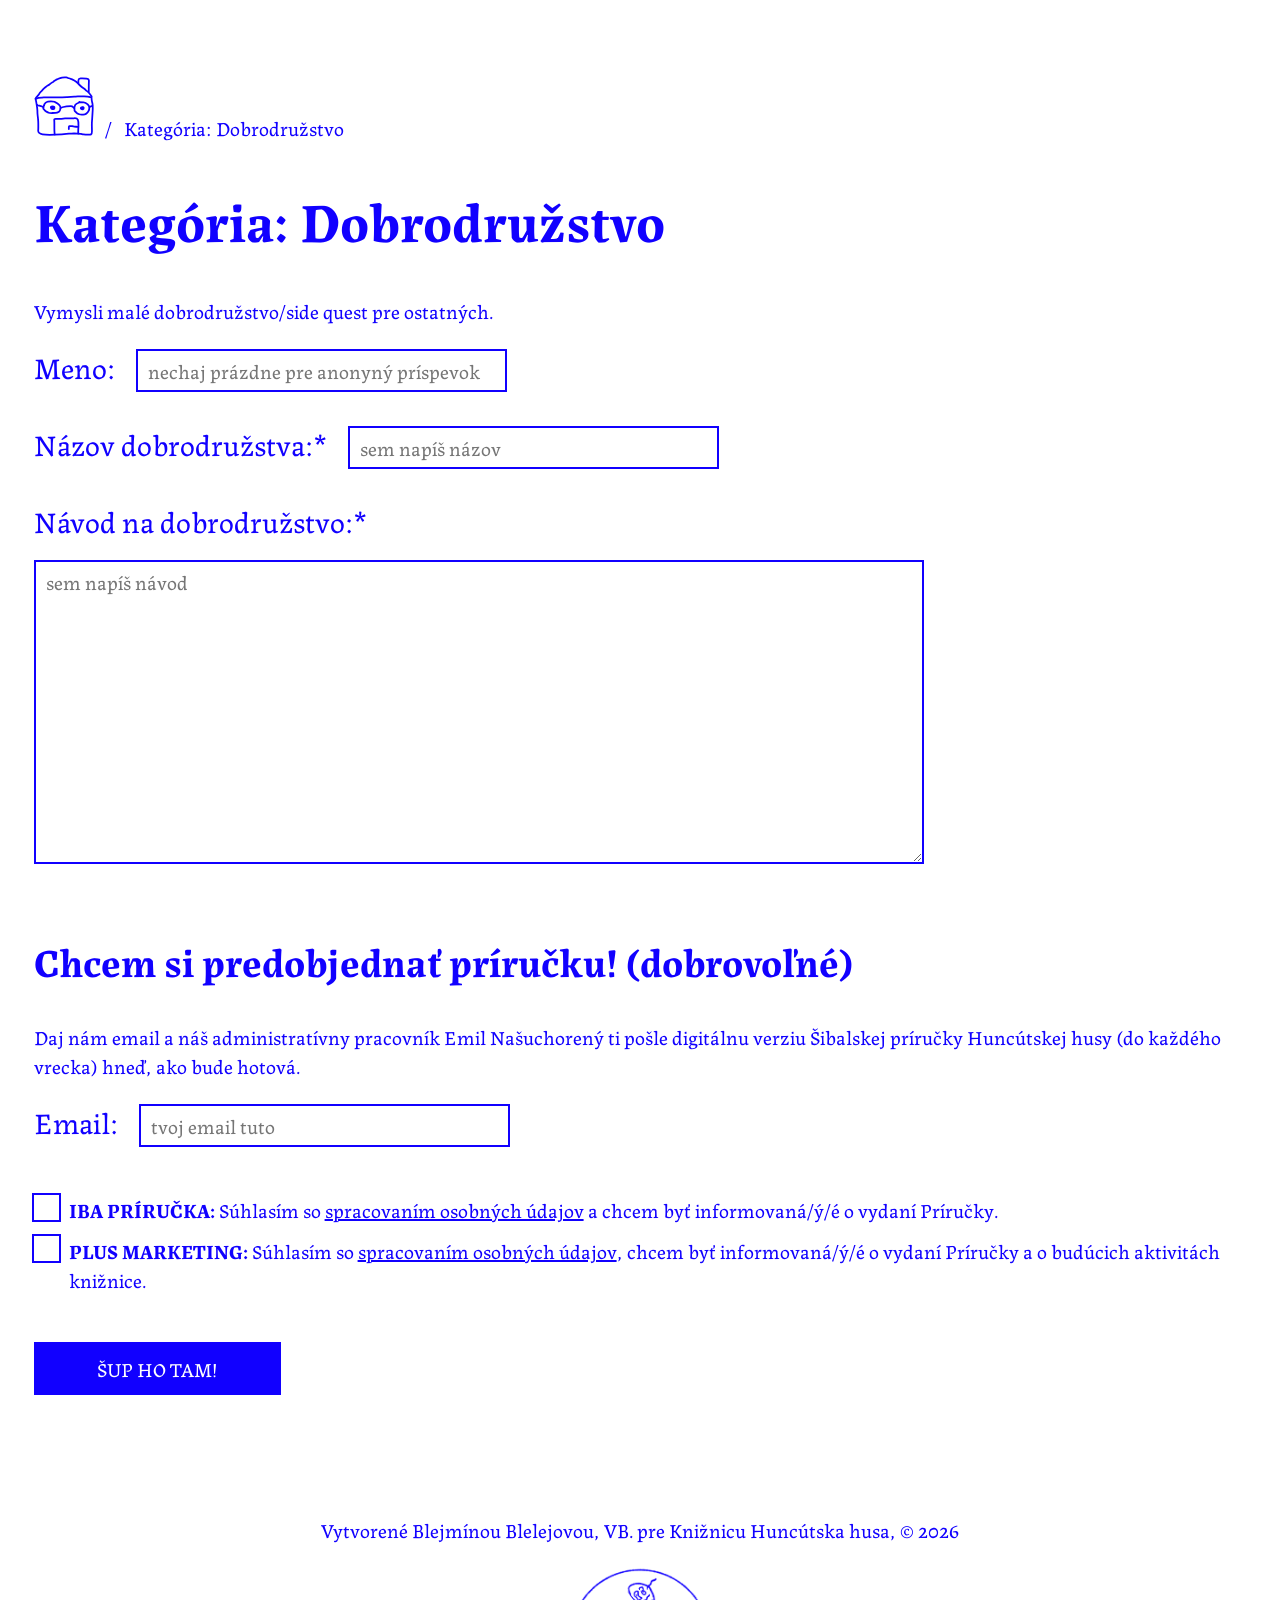
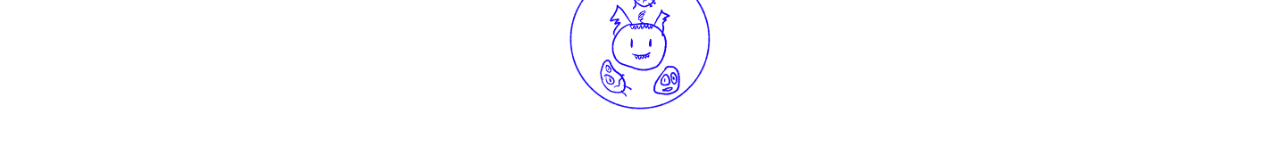
<file: adventure.html>
<!DOCTYPE html>
<html lang="sk">
  
  <head>
    <meta charset="UTF-8">
    <link rel="stylesheet" href="style.css">
    <link rel="preconnect" href="https://fonts.googleapis.com">
    <link rel="preconnect" href="https://fonts.gstatic.com" crossorigin>
    <link href="https://fonts.googleapis.com/css2?family=Labrada:ital,wght@0,100..900;1,100..900&display=swap" rel="stylesheet">
    <meta name="viewport" content="width=device-width, initial-scale=1.0">
    <title> Kategória: Dobrodružstvo </title>
    <link rel="icon" type="image/x-icon" href="favicon.png">
  </head>
   
  <body>
    <ul class="breadcrumb">
  <li><a href="index.html"><img src="domisek.svg" width="60" height="60"></a></li>
  <li>Kategória: Dobrodružstvo</li>
</ul>
    <h1 style="padding-left: 2vw;"> Kategória: Dobrodružstvo </h1>
    <p style="padding-left: 2vw;"> Vymysli malé dobrodružstvo/side quest pre ostatných. </p>
    
    <form action="https://api.web3forms.com/submit" method="POST" target="_self">
      <input type="hidden" name="access_key" value="a6156318-074c-4ca8-a8d2-4327d77e588d">
      <div style="padding-left: 2vw; padding-bottom: 60px;" >

      <input type="hidden" name="submissionType" value="adventure">
          <div class="form-col">
         <label class="submission-label" for="nameAdventure">Meno:</label>
        <input class="input-text" type="text" name="name" id="nameAdventure" placeholder='nechaj prázdne pre anonyný príspevok' maxlength=100>
        </div>
      
      <div class="form-col">
        <label class="submission-label" for="titleAdventure">Názov dobrodružstva:*</label>
        <input class="input-text" type="text" name="title" id="titleAdventure" placeholder='sem napíš názov' required maxlength=100>
        </div>

      <div class="form-col">
          <label class="submission-label" for="subAdventure">Návod na dobrodružstvo:*</label>
          <br><br>
          <textarea class="input-text-area" name="submission" id="subAdventure" rows="10" placeholder='sem napíš návod' required></textarea>
        </div>

  <h2> Chcem si predobjednať príručku! (dobrovoľné) </h2>
  <p> Daj nám email a náš administratívny pracovník Emil Našuchorený ti pošle digitálnu verziu Šibalskej príručky Huncútskej husy (do každého vrecka) hneď, ako bude hotová.</p>
        
      <div class="form-col">
         <label class="submission-label" for="mailAdventure">Email:</label>
        <input class="input-text" type="email" name="email" id="mailAdventure" placeholder='tvoj email tuto' maxlength=100>
        </div>

        <br>

        <label class="container" for="adventuresubYes"> <b>IBA PRÍRUČKA:</b> Súhlasím so <a href="gdpr.html">spracovaním osobných údajov</a> a chcem byť informovaná/ý/é o vydaní Príručky. 
        <input type="checkbox" name="subYes" id="adventuresubYes" value="Agree">
          <span class="checkmark"></span>
          <br>
        </label>
        
        <label class="container" for="adventuremktYes"> <b>PLUS MARKETING:</b> Súhlasím so <a href="gdpr.html">spracovaním osobných údajov</a>, chcem byť informovaná/ý/é o vydaní Príručky a o budúcich aktivitách knižnice. 
        <input type="checkbox" name="marketingYes" id="adventuremktYes" value="Agree">
          <span class="checkmark"></span>
          <br></label>
        <br><br>

        <input type="submit" id="submitAdventure" value="Šup ho tam!">
        <input type="hidden" name="redirect" value="https://leabeplayful.github.io/kniznica-huncutska-husa/thanks">
    </div>

</form> 

<footer style="padding:40px;">
  <p style="text-align:center"> Vytvorené Blejmínou Blelejovou, VB. pre Knižnicu Huncútska husa, © 2026
  </p>
    <img src="bbvb.png" alt="Logo autorstva, malý goblin obklopený duchmi" width="150" height="150" style="  display: block;
  margin: auto;">
</footer>
    
  </body>
</html>
</file>
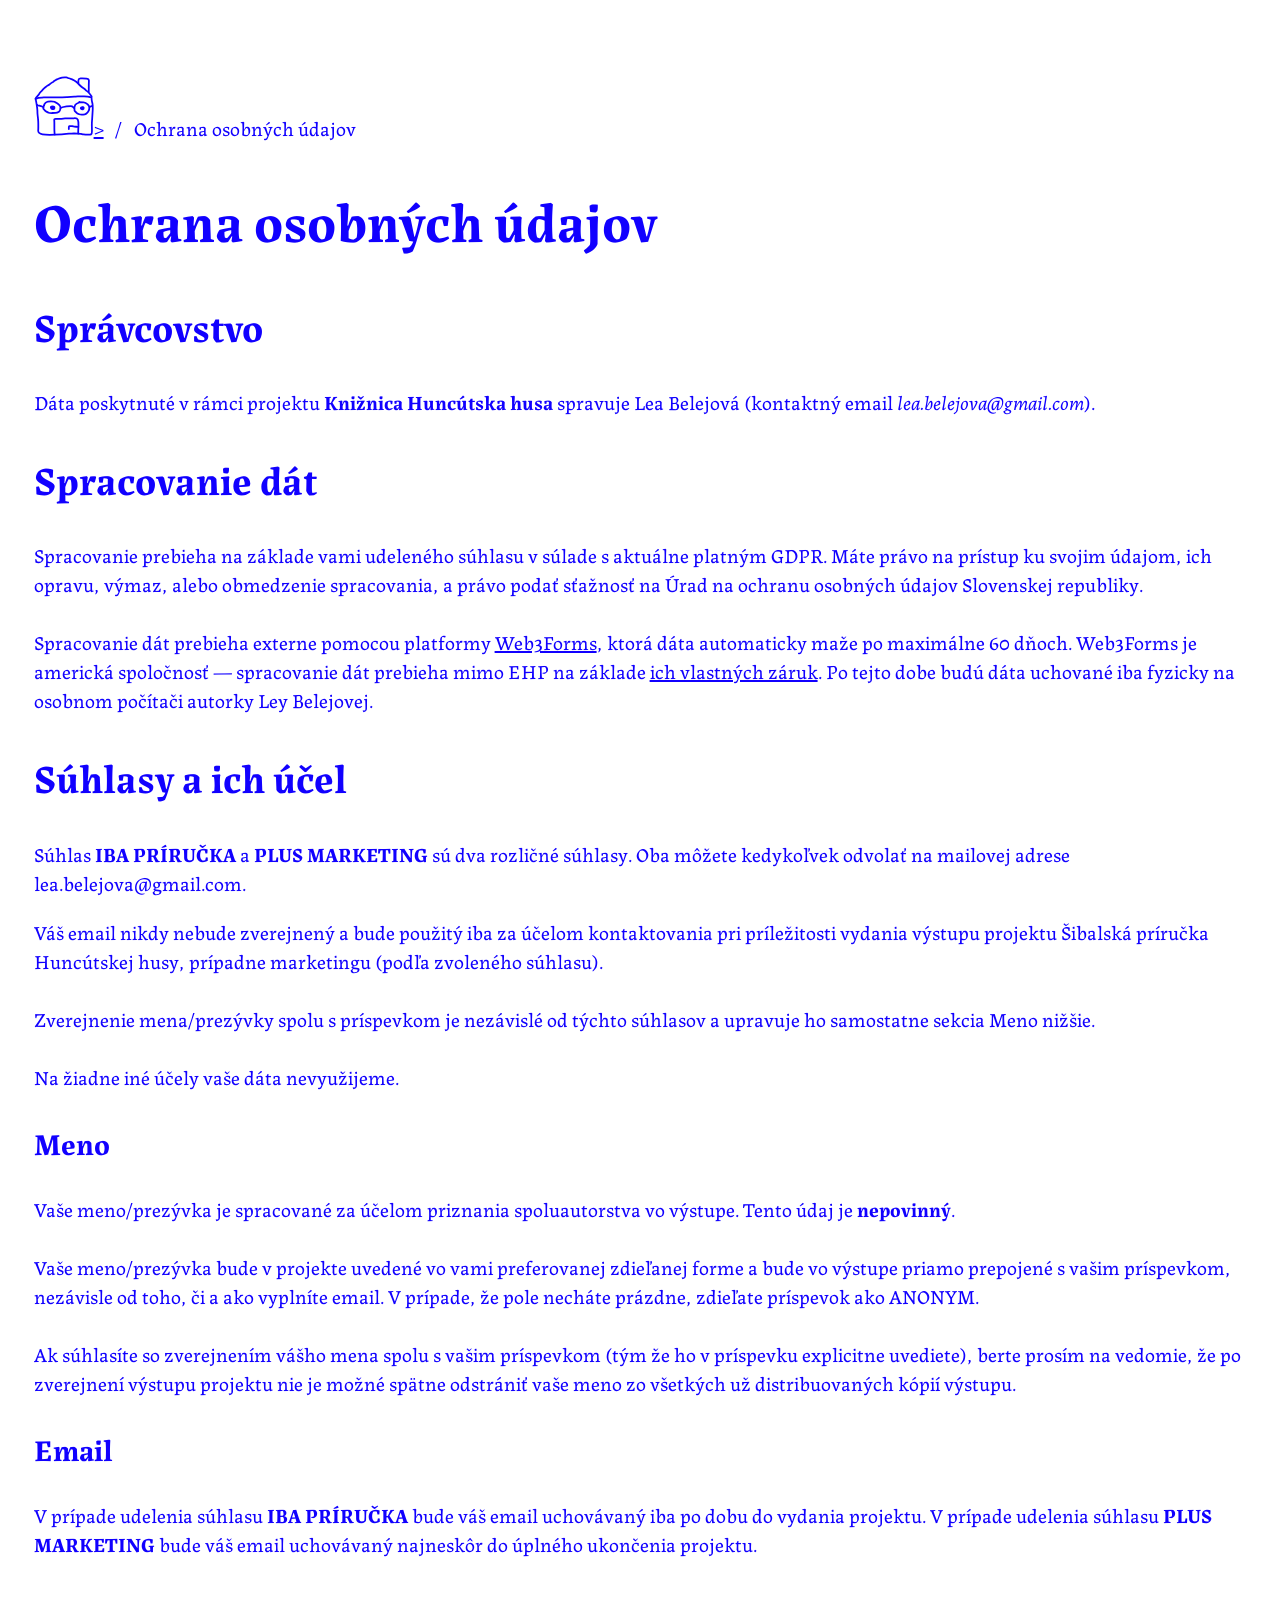
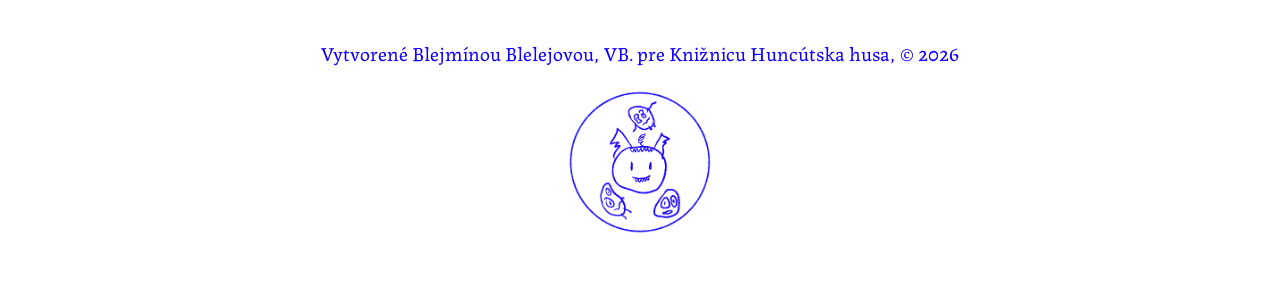
<file: gdpr.html>
<!DOCTYPE html>
<html lang="sk">
  
  <head>
    <meta charset="UTF-8">
    <link rel="stylesheet" href="style.css">
    <link rel="preconnect" href="https://fonts.googleapis.com">
    <link rel="preconnect" href="https://fonts.gstatic.com" crossorigin>
    <link href="https://fonts.googleapis.com/css2?family=Labrada:ital,wght@0,100..900;1,100..900&display=swap" rel="stylesheet">
    <meta name="viewport" content="width=device-width, initial-scale=1.0">
    <title> Ochrana osobných údajov </title>
    <link rel="icon" type="image/x-icon" href="favicon.png">
  </head>
   
  <body>
        <ul class="breadcrumb">
  <li><a href="index.html"><img src="domisek.svg" width="60" height="60">></a></li>
  <li>Ochrana osobných údajov</li>
</ul>

    <h1 style="padding-left: 2vw;"> Ochrana osobných údajov </h1>

    <h2 style="padding-left: 2vw;"> Správcovstvo</h2>
    <p style="padding-left: 2vw;"> 
       Dáta poskytnuté v rámci projektu <b>Knižnica Huncútska husa</b> spravuje Lea Belejová (kontaktný email <i>lea.belejova@gmail.com</i>).
    </p>

    <h2 style="padding-left: 2vw;">Spracovanie dát</h2>
    <p style="padding-left: 2vw;"> 
       Spracovanie prebieha na základe vami udeleného súhlasu v súlade s aktuálne platným GDPR. Máte právo na prístup ku svojim údajom, ich opravu, výmaz, alebo obmedzenie spracovania, a právo podať sťažnosť na Úrad na ochranu osobných údajov Slovenskej republiky.
       <br><br>
       Spracovanie dát prebieha externe pomocou platformy <a href="https://docs.web3forms.com/getting-started/faq#id-2.-gdpr-and-privacy">Web3Forms</a>, ktorá dáta automaticky maže po maximálne 60 dňoch.
       Web3Forms je americká spoločnosť — spracovanie dát prebieha mimo EHP na základe <a href="https://web3forms.com/dpa">ich vlastných záruk</a>.
       Po tejto dobe budú dáta uchované iba fyzicky na osobnom počítači autorky Ley Belejovej.
    </p>

   <h2 style="padding-left: 2vw;">Súhlasy a ich účel</h2>
     <p style="padding-left: 2vw;"> 
        Súhlas <b>IBA PRÍRUČKA</b> a <b>PLUS MARKETING</b> sú dva rozličné súhlasy. Oba môžete kedykoľvek odvolať na mailovej adrese lea.belejova@gmail.com. 
        </p>
       
        <p style="padding-left: 2vw;"> 
        Váš email nikdy nebude zverejnený a bude použitý iba za účelom kontaktovania pri príležitosti vydania výstupu projektu Šibalská príručka Huncútskej husy, prípadne marketingu (podľa zvoleného súhlasu). 
        <br><br>
        Zverejnenie mena/prezývky spolu s príspevkom je nezávislé od týchto súhlasov a upravuje ho samostatne sekcia Meno nižšie.
        <br><br>
        Na žiadne iné účely vaše dáta nevyužijeme. 
        </p>

        <h3 style="padding-left: 2vw;">Meno</h3>
        <p style="padding-left: 2vw;"> 
        Vaše meno/prezývka je spracované za účelom priznania spoluautorstva vo výstupe. Tento údaj je <b>nepovinný</b>. 
        <br><br>
        Vaše meno/prezývka bude v projekte uvedené vo vami preferovanej zdieľanej forme a bude vo výstupe priamo prepojené s vašim príspevkom, nezávisle od toho, či a ako vyplníte email. V prípade, že pole necháte prázdne, zdieľate príspevok ako ANONYM.
        <br><br>
        Ak súhlasíte so zverejnením vášho mena spolu s vašim príspevkom (tým že ho v príspevku explicitne uvediete), berte prosím na vedomie, že po zverejnení výstupu projektu nie je možné spätne odstrániť vaše meno zo všetkých už distribuovaných kópií výstupu.
    </p>

        <h3 style="padding-left: 2vw;">Email</h3>
        <p style="padding-left: 2vw;"> 
        V prípade udelenia súhlasu <b>IBA PRÍRUČKA</b> bude váš email uchovávaný iba po dobu do vydania projektu. V prípade udelenia súhlasu <b>PLUS MARKETING</b> bude váš email uchovávaný najneskôr do úplného ukončenia projektu.
        </p>

<footer style="padding:40px;">
  <p style="text-align:center"> Vytvorené Blejmínou Blelejovou, VB. pre Knižnicu Huncútska husa, © 2026
  </p>
    <img src="bbvb.png" alt="Logo autorstva, malý goblin obklopený duchmi" width="150" height="150" style="  display: block;
  margin: auto;">
</footer>
    
  </body>
</html>
</file>
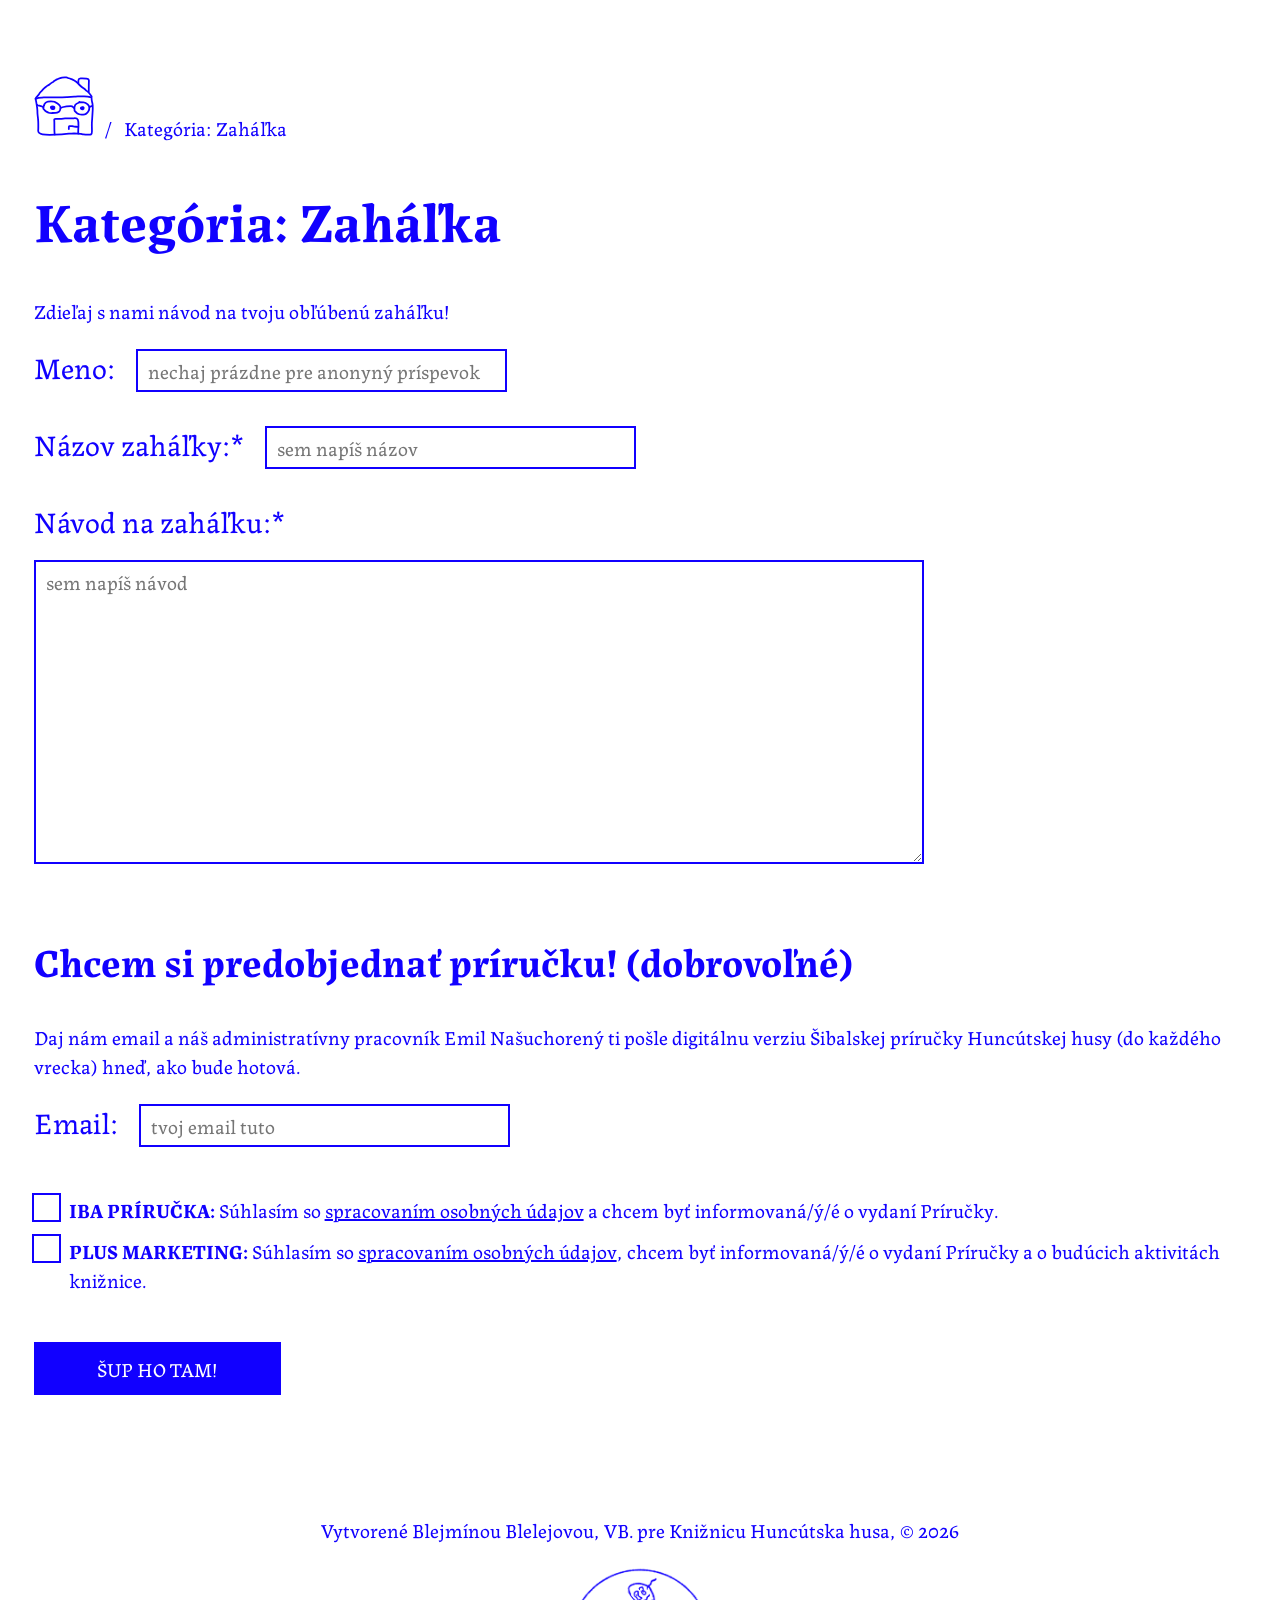
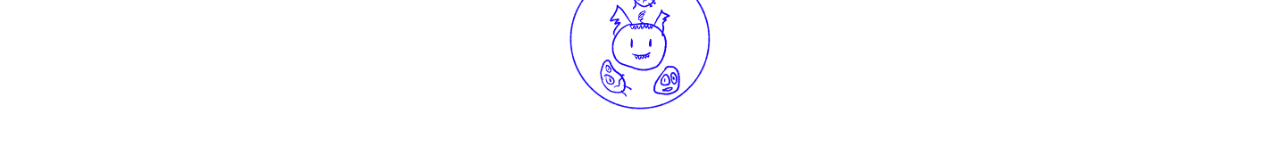
<file: lollygagging.html>
<!DOCTYPE html>
<html lang="sk">
  
  <head>
    <meta charset="UTF-8">
    <link rel="stylesheet" href="style.css">
    <link rel="preconnect" href="https://fonts.googleapis.com">
    <link rel="preconnect" href="https://fonts.gstatic.com" crossorigin>
    <link href="https://fonts.googleapis.com/css2?family=Labrada:ital,wght@0,100..900;1,100..900&display=swap" rel="stylesheet">
    <meta name="viewport" content="width=device-width, initial-scale=1.0">
    <title> Kategória: Zaháľka </title>
    <link rel="icon" type="image/x-icon" href="favicon.png">
  </head>
   
  <body>
        <ul class="breadcrumb">
  <li><a href="index.html"><img src="domisek.svg" width="60" height="60"></a></li>
  <li>Kategória: Zaháľka</li>
</ul>
    <h1 style="padding-left: 2vw;"> Kategória: Zaháľka </h1>
    <p style="padding-left: 2vw;"> Zdieľaj s nami návod na tvoju obľúbenú zaháľku! </p>
    
    <form action="https://api.web3forms.com/submit" method="POST" target="_self">
      <input type="hidden" name="access_key" value="a6156318-074c-4ca8-a8d2-4327d77e588d">
      <div style="padding-left: 2vw; padding-bottom: 60px;" >

      <input type="hidden" name="submissionType" value="lollygagging">

            <div class="form-col">
         <label class="submission-label" for="nameLollygagging">Meno:</label>
        <input class="input-text" type="text" name="name" id="nameLollygagging" placeholder='nechaj prázdne pre anonyný príspevok' maxlength=100>
        </div>
        
      
      <div class="form-col">
        <label class="submission-label" for="titleLollygagging">Názov zaháľky:*</label>
        <input class="input-text" type="text" name="title" id="titleLollygagging" placeholder='sem napíš názov' required maxlength=100>
        </div>

      <div class="form-col">
          <label class="submission-label" for="subLollygagging">Návod na zaháľku:*</label>
          <br><br>
          <textarea class="input-text-area" name="submission" id="subLollygagging" rows="10" placeholder='sem napíš návod' required></textarea>
        </div>

        <h2> Chcem si predobjednať príručku! (dobrovoľné)</h2>
  <p> Daj nám email a náš administratívny pracovník Emil Našuchorený ti pošle digitálnu verziu Šibalskej príručky Huncútskej husy (do každého vrecka) hneď, ako bude hotová.</p>
     
        
      <div class="form-col">
         <label class="submission-label" for="mailLollygagging">Email:</label>
        <input class="input-text" type="email" name="email" id="mailLollygagging" placeholder='tvoj email tuto' maxlength=100>
        </div>

        <br>

        <label class="container" for="lollygaggingsubYes"> <b>IBA PRÍRUČKA:</b> Súhlasím so <a href="gdpr.html">spracovaním osobných údajov</a> a chcem byť informovaná/ý/é o vydaní Príručky. 
        <input type="checkbox" name="subYes" id="lollygaggingsubYes" value="Agree">
          <span class="checkmark"></span>
          <br>
        </label>
        
        <label class="container" for="lollygaggingmktYes"> <b>PLUS MARKETING:</b> Súhlasím so <a href="gdpr.html">spracovaním osobných údajov</a>, chcem byť informovaná/ý/é o vydaní Príručky a o budúcich aktivitách knižnice. 
        <input type="checkbox" name="marketingYes" id="lollygaggingmktYes" value="Agree">
          <span class="checkmark"></span>
          <br></label>
        <br><br>

        <input type="submit" id="submitLollygagging" value="Šup ho tam!">
        <input type="hidden" name="redirect" value="https://leabeplayful.github.io/kniznica-huncutska-husa/thanks">
    </div>

</form> 

<footer style="padding:40px;">
  <p style="text-align:center"> Vytvorené Blejmínou Blelejovou, VB. pre Knižnicu Huncútska husa, © 2026
  </p>
    <img src="bbvb.png" alt="Logo autorstva, malý goblin obklopený duchmi" width="150" height="150" style="  display: block;
  margin: auto;">
</footer>
    
  </body>
</html>
</file>
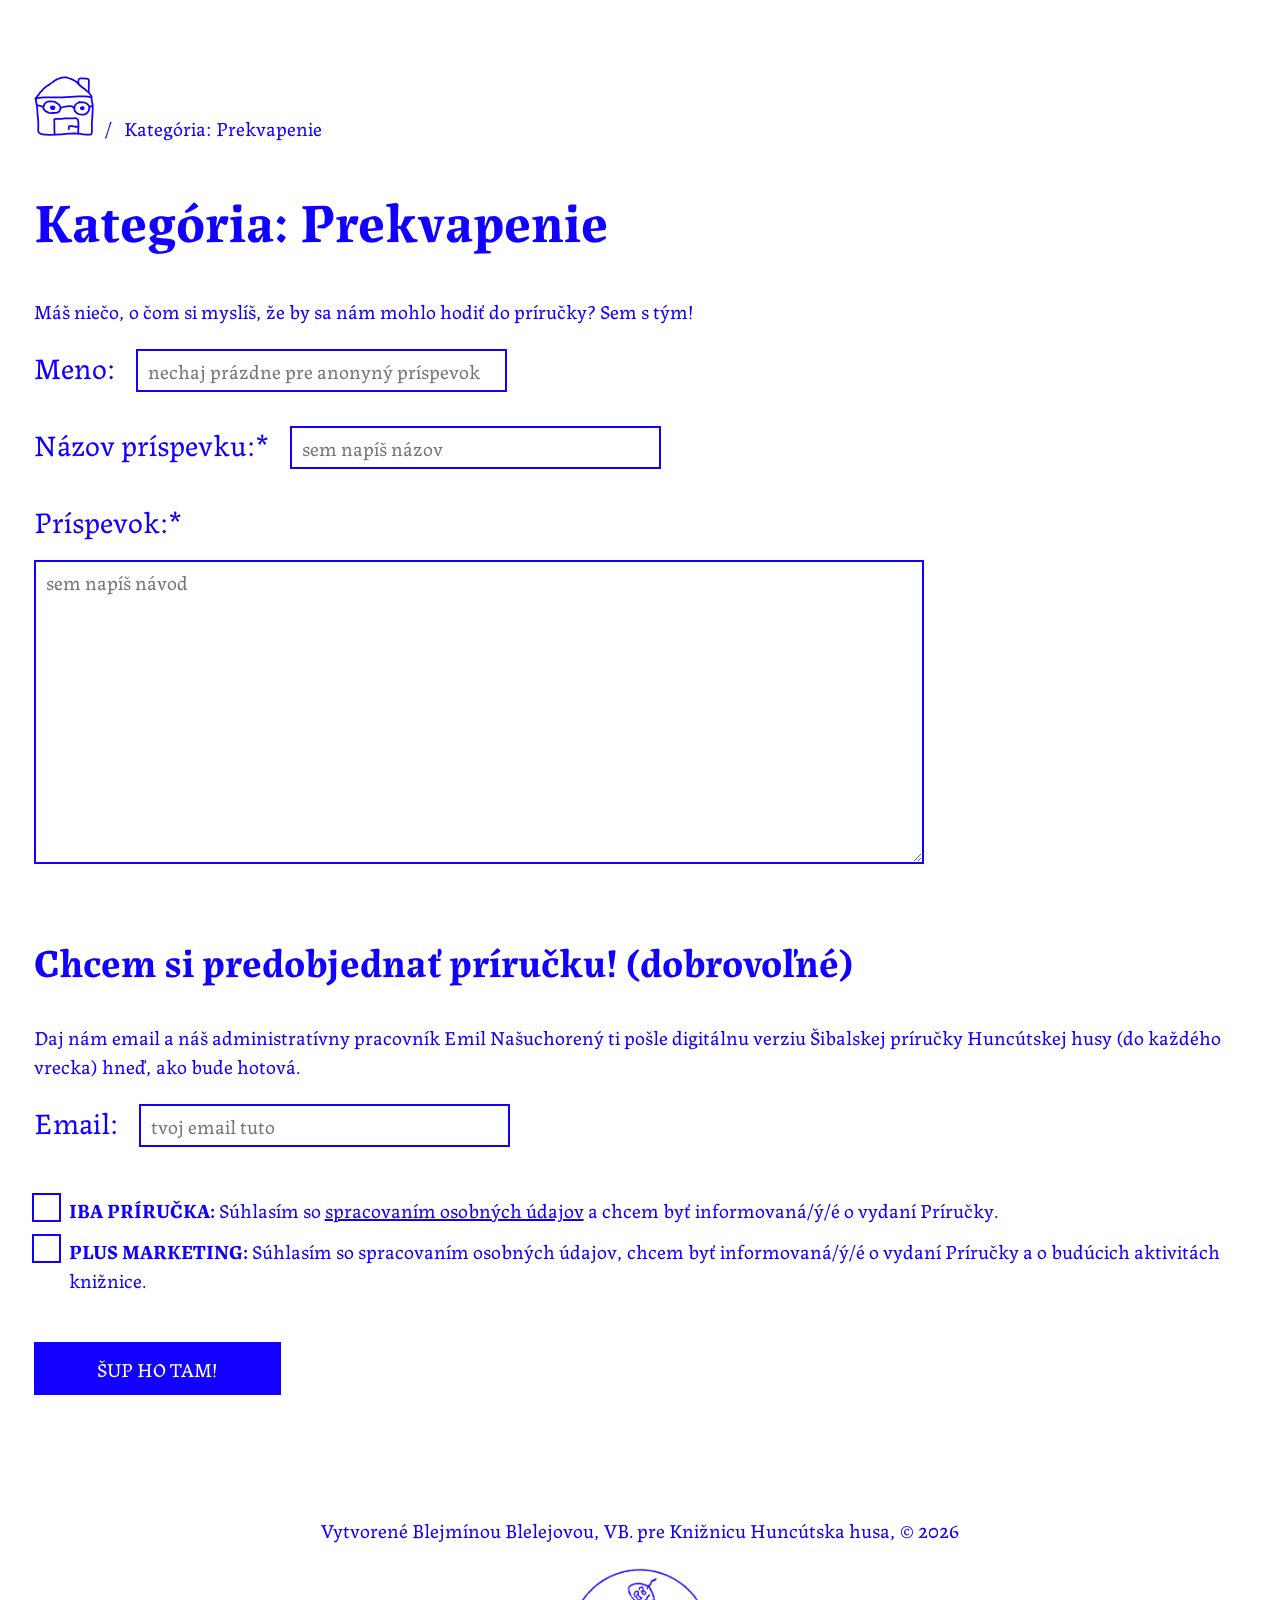
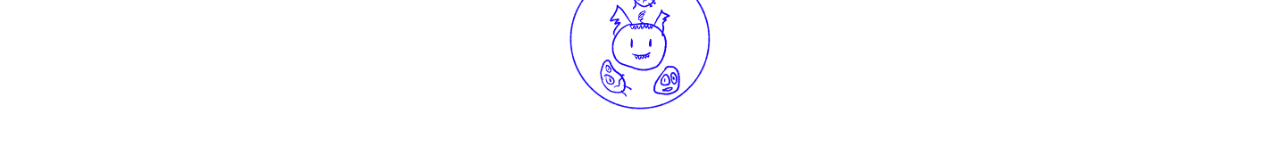
<file: surprise.html>
<!DOCTYPE html>
<html lang="sk">
  
  <head>
    <meta charset="UTF-8">
    <link rel="stylesheet" href="style.css">
    <link rel="preconnect" href="https://fonts.googleapis.com">
    <link rel="preconnect" href="https://fonts.gstatic.com" crossorigin>
    <link href="https://fonts.googleapis.com/css2?family=Labrada:ital,wght@0,100..900;1,100..900&display=swap" rel="stylesheet">
    <meta name="viewport" content="width=device-width, initial-scale=1.0">
    <title> Kategória: Prekvapenie </title>
    <link rel="icon" type="image/x-icon" href="favicon.png">
  </head>
   
  <body>
<ul class="breadcrumb">
  <li><a href="index.html"><img src="domisek.svg" width="60" height="60"></a></li>
  <li>Kategória: Prekvapenie</li>
</ul>
    <h1 style="padding-left: 2vw;"> Kategória: Prekvapenie </h1>
    <p style="padding-left: 2vw;"> Máš niečo, o čom si myslíš, že by sa nám mohlo hodiť do príručky? Sem s tým! </p>
    
    <form action="https://api.web3forms.com/submit" method="POST" target="_self">
        <input type="hidden" name="access_key" value="a6156318-074c-4ca8-a8d2-4327d77e588d">
      <div style="padding-left: 2vw; padding-bottom: 60px;" >
    
        <div class="form-col">
         <label class="submission-label" for="nameSurprise">Meno:</label>
        <input class="input-text" type="text" name="name" id="nameSurprise" placeholder='nechaj prázdne pre anonyný príspevok' maxlength=100>
        </div>

      <input type="hidden" name="submissionType" value="surprise">
      
      <div class="form-col">
        <label class="submission-label" for="titleSurprise">Názov príspevku:*</label>
        <input class="input-text" type="text" name="title" id="titleSurprise" placeholder='sem napíš názov' required maxlength=100>
        </div>

      <div class="form-col">
          <label class="submission-label" for="subSurprise">Príspevok:*</label>
          <br><br>
          <textarea class="input-text-area" name="submission" id="subSurprise" rows="10" placeholder='sem napíš návod'></textarea>
        </div>


        <h2> Chcem si predobjednať príručku! (dobrovoľné) </h2>
  <p> Daj nám email a náš administratívny pracovník Emil Našuchorený ti pošle digitálnu verziu Šibalskej príručky Huncútskej husy (do každého vrecka) hneď, ako bude hotová.</p>
     
        
      <div class="form-col">
         <label class="submission-label" for="mailSurprise">Email:</label>
        <input class="input-text" type="email" name="email" id="mailSurprise" placeholder='tvoj email tuto' maxlength=100>
        </div>

        <br>

        <label class="container" for="surprisesubYes"> <b>IBA PRÍRUČKA:</b> Súhlasím so <a href="gdpr.html">spracovaním osobných údajov</a> a chcem byť informovaná/ý/é o vydaní Príručky. 
        <input type="checkbox" name="subYes" id="surprisesubYes" value="Agree">
          <span class="checkmark"></span>
          <br>
        </label>
        
        <label class="container" for="surprisemktYes"> <b>PLUS MARKETING:</b> Súhlasím so spracovaním osobných údajov, chcem byť informovaná/ý/é o vydaní Príručky a o budúcich aktivitách knižnice. 
        <input type="checkbox" name="marketingYes" id="surprisemktYes" value="Agree">
          <span class="checkmark"></span>
          <br></label>
        <br><br>

        <input type="submit" id="submitSurprise" value="Šup ho tam!">
        <input type="hidden" name="redirect" value="https://leabeplayful.github.io/kniznica-huncutska-husa/thanks">
    </div>

</form> 

<footer style="padding:40px;">
  <p style="text-align:center"> Vytvorené Blejmínou Blelejovou, VB. pre Knižnicu Huncútska husa, © 2026
  </p>
    <img src="bbvb.png" alt="Logo autorstva, malý goblin obklopený duchmi" width="150" height="150" style="  display: block;
  margin: auto;">
</footer>
    
  </body>
</html>
</file>
<file: style.css>
:root {
  --blue: #1100FF;
  --orange: #EE5622;
}

.labrada-husafont {
  font-family: "Labrada", serif;
  font-optical-sizing: auto;
  font-weight: 100;
  font-style: normal;
}

ul.breadcrumb {
  padding-left: 2vw;
  padding-top: 60px;
  list-style: none;
  font-family: "Labrada", serif;
}
ul.breadcrumb li {
  display: inline;
  font-size: 20px;
  color: var(--blue);
}
ul.breadcrumb li+li:before {
  padding: 8px;
  color: var(--blue);
  content: "/\00a0";
}
ul.breadcrumb li a {
  color: var(--blue);
}
ul.breadcrumb li a:hover {
  color: var(--orange);
  text-decoration: underline;
}

h1 {
  color: var(--blue);
  font-family: "Labrada";
  font-size: 55px;
}

h2 {
  color: var(--blue);
  font-family: "Labrada";
  font-size: 40px;
}

h3 {
  color: var(--blue);
  font-family: "Labrada";
  font-size: 30px;
}

a h3 { 
  color: var(--blue);
}

a:hover h3 { 
  color: var(--orange);
}

h4 {
  color: var(--blue);
  font-family: "Labrada";
  font-size: 25px;
}

p {
  font-size: 20px;
  color: var(--blue);
  font-family: "Labrada";
  }

a:link {
  color: var(--blue);
}

a:hover {
  color: var(--orange);
}

a:visited{
  color: var(--blue);
}

a:visited:hover{
  color: var(--orange);
}

.categorycontainer {
  display: flex;
  padding: 40px;
}

.categorycontainer > div {
  width:33%;
}

.header {
  padding-bottom: 40px;
  }

.form-col {
  width: 70%;
  vertical-align: top;
}

.submission-label {
  font-size: 30px;
  font-family: "Labrada";
  width: 50%;
  margin-top: 5px;
  margin-right: 2%; 
  color: var(--blue);
}               


.input-text {
  background-color: transparent;
  border: 2px solid;
  margin: 0 0 30px;
  font-family: "Labrada";
  color: var(--blue);
  padding: 5px 10px;
  font-size: 20px;
  border-radius: 0;
  width: 40%;
}

.input-text:focus{
  outline: 3px solid var(--blue);
  color:var(--blue);
}

.input-text-area{
  background-color: transparent;
  border: 2px solid;
  margin: 0 0 30px;
  font-family: "Labrada";
  color: var(--blue);
  padding: 5px 10px;
  font-size: 20px;
  width: 100%;
  border-radius: 0;
}

.input-text-area:focus{
  outline: 3px solid var(--blue);
  color:var(--blue);
}

#submitNewsletter{
   background-color:var(--blue);
    color: white;
    text-transform:uppercase;
    padding: 10px;
    width: 20%;
    min-width: 150px;
    font-family: "Labrada";
    font-size: 20px;
    cursor: pointer;
    border: 2px solid var(--blue);
}

#submitAdventure{
   background-color:var(--blue);
    color: white;
    text-transform:uppercase;
    padding: 10px;
    width: 20%;
    min-width: 150px;
    font-family: "Labrada";
    font-size: 20px;
    cursor: pointer;
    border: 2px solid var(--blue);
}

#submitLollygagging{
   background-color:var(--blue);
    color: white;
    text-transform:uppercase;
    padding: 10px;
    width: 20%;
    min-width: 150px;
    font-family: "Labrada";
    font-size: 20px;
    cursor: pointer;
    border: 2px solid var(--blue);
}

#submitSurprise{
   background-color:var(--blue);
    color: white;
    text-transform:uppercase;
    padding: 10px;
    width: 20%;
    min-width: 150px;
    font-family: "Labrada";
    font-size: 20px;
    cursor: pointer;
    border: 2px solid var(--blue);
}

#submitNewsletter:hover, #submitNewsletter:focus, #submitNewsletter:active {
    background-color: var(--orange);
    color: white;
    border: 2px solid var(--orange);
}

#submitAdventure:hover, #submitAdventure:focus, #submitAdventure:active {
    background-color: var(--orange);
    color: white;
    border: 2px solid var(--orange);
}

#submitLollygagging:hover, #submitLollygagging:focus, #submitLollygagging:active {
    background-color: var(--orange);
    color: white;
    border: 2px solid var(--orange);
}

#submitSurprise:hover, #submitSurprise:focus, #submitSurprise:active {
    background-color: var(--orange);
    color: white;
    border: 2px solid var(--orange);
}

.button-style {
    background-color:var(--blue);
    color: white;
    text-transform:uppercase;
    padding: 10px;
    width: 20%;
    font-family: "Labrada";
    font-size: 20px;
    cursor: pointer;
    border: 2px solid var(--blue);
    display: inline-block;
}

.button-style:hover {
    background-color: var(--orange);
    color: white;
    border: 2px solid var(--orange);
}

.button-style:visited:hover {
    background-color: var(--orange);
    color: white;
    border: 2px solid var(--orange);
}

a.button-style { 
  color: white; 
  text-decoration: none;
}

.container {
   display: block;
   font-family: "Labrada";
  position: relative;
  padding-left: 35px;
  margin-bottom: 12px;
  cursor: pointer;
  font-size: 20px;
  -webkit-user-select: none;
  -moz-user-select: none;
  -ms-user-select: none;
  user-select: none;
  color: var(--blue);
}

.container input {
  position: absolute;
  opacity: 0;
  cursor: pointer;
  height: 0;
  width: 0;
}

.checkmark {
  position: absolute;
  top: 0;
  left: 0;
  height: 25px;
  width: 25px;
  background-color: white;
  outline: var(--blue) solid 2px;
}

.container:hover input ~ .checkmark {
  background-color: #E2E0FF;
  outline: var(--blue) solid 2px;
}

.container input:checked ~ .checkmark {
  background-color: var(--blue);
  outline: var(--blue) solid 2px;
}

.checkmark:after {
  content: "";
  position: absolute;
  display: none;
}

.container input:checked ~ .checkmark:after {
  display: block;
}

.container .checkmark:after {
  left: 9px;
  top: 5px;
  width: 5px;
  height: 10px;
  border: solid white;
  border-width: 0 3px 3px 0;
  -webkit-transform: rotate(45deg);
  -ms-transform: rotate(45deg);
  transform: rotate(45deg);
}

.button-center {
text-align: center;
}

@media (max-width: 830px) {
  .categorycontainer {
    flex-direction: column;
    max-width: 100%;
    gap: 10px;
    align-items: center;
  }
}
</file>
